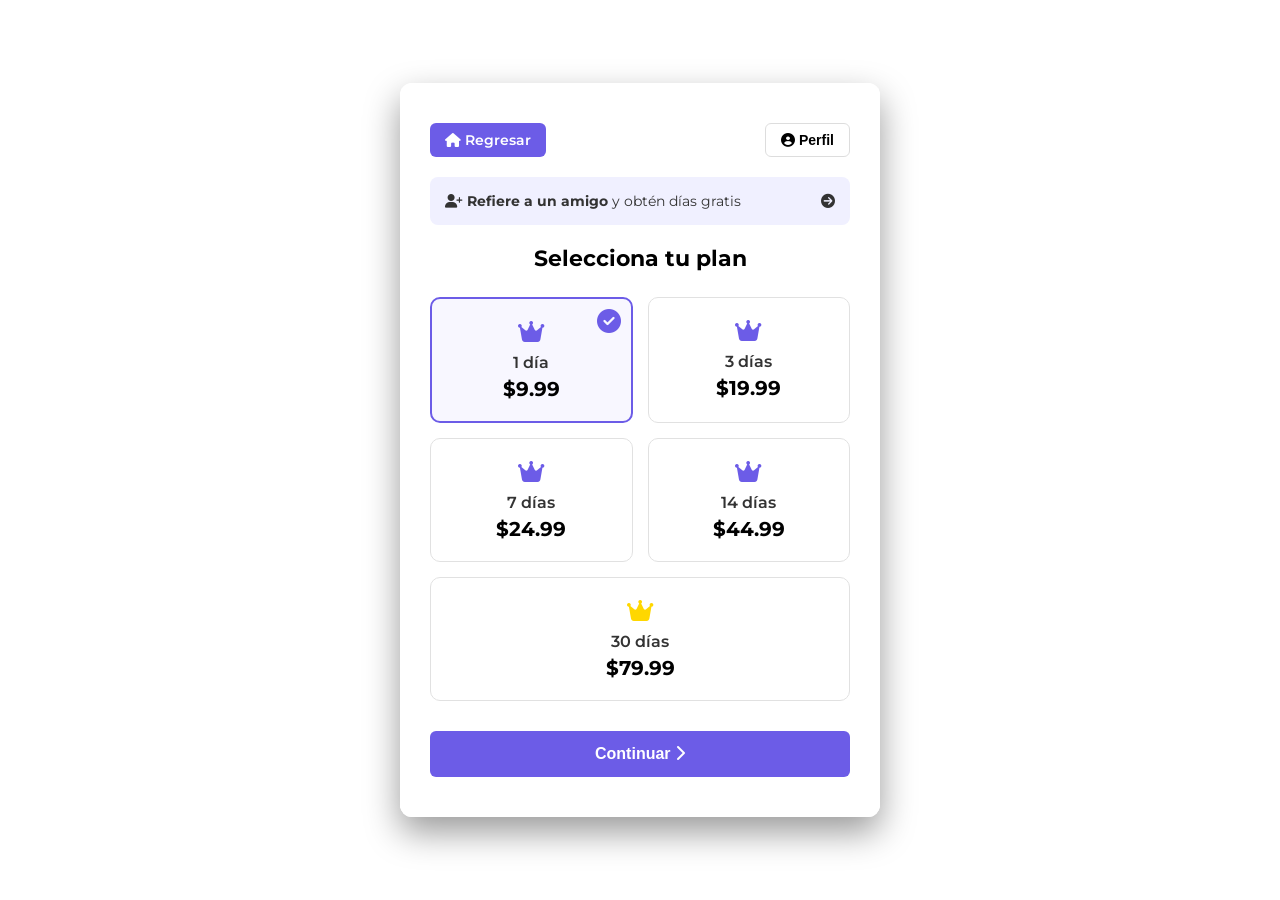
<file: plan.html>
<!DOCTYPE html>
<html lang="es">
<script>
    // Bloquear clic derecho
    document.addEventListener('contextmenu', function(e) {
        e.preventDefault();
        return false;
    });

    // Bloquear atajos de teclado (F12, Ctrl+Shift+I, Ctrl+U, etc.)
    document.addEventListener('keydown', function(e) {
        // F12
        if (e.key === 'F12' || e.keyCode === 123) { e.preventDefault(); return false; }
        // Ctrl+Shift+I
        if (e.ctrlKey && e.shiftKey && (e.key === 'I' || e.key === 'i')) { e.preventDefault(); return false; }
        // Ctrl+Shift+J
        if (e.ctrlKey && e.shiftKey && (e.key === 'J' || e.key === 'j')) { e.preventDefault(); return false; }
        // Ctrl+Shift+C
        if (e.ctrlKey && e.shiftKey && (e.key === 'C' || e.key === 'c')) { e.preventDefault(); return false; }
        // Ctrl+U
        if (e.ctrlKey && (e.key === 'U' || e.key === 'u')) { e.preventDefault(); return false; }
    });

    // Bloquear selección de texto
    document.addEventListener('selectstart', function(e) {
        e.preventDefault();
        return false;
    });
</script>
<head>
    <meta charset="UTF-8">
    <meta name="viewport" content="width=device-width, initial-scale=1.0">
    <title>Selecciona tu plan - Souldakr.io</title>
    <link rel="stylesheet" href="https://cdnjs.cloudflare.com/ajax/libs/font-awesome/6.4.0/css/all.min.css">
    <link rel="stylesheet" href="estilos.css">
</head>
<body>

    <div class="card-container page-wide">
        <div class="top-bar">
            <a href="dashboard.html" class="btn-back"><i class="fas fa-home"></i> Regresar</a>
            <button class="btn-profile"><i class="fas fa-user-circle"></i> Perfil</button>
        </div>

        <div class="banner">
            <div><i class="fas fa-user-plus"></i> <strong>Refiere a un amigo</strong> y obtén días gratis</div>
            <i class="fas fa-arrow-circle-right" style="cursor: pointer;"></i>
        </div>

        <h2>Selecciona tu plan</h2>

        <div class="plan-grid">
            <div class="plan-card active" onclick="selectPlan(this, 1, 9.99)">
                <i class="fas fa-crown"></i><div class="days">1 día</div><div class="price">$9.99</div><i class="fas fa-check-circle check-icon"></i>
            </div>
            <div class="plan-card" onclick="selectPlan(this, 3, 19.99)">
                <i class="fas fa-crown"></i><div class="days">3 días</div><div class="price">$19.99</div><i class="fas fa-check-circle check-icon"></i>
            </div>
            <div class="plan-card" onclick="selectPlan(this, 7, 24.99)">
                <i class="fas fa-crown"></i><div class="days">7 días</div><div class="price">$24.99</div><i class="fas fa-check-circle check-icon"></i>
            </div>
            <div class="plan-card" onclick="selectPlan(this, 14, 44.99)">
                <i class="fas fa-crown"></i><div class="days">14 días</div><div class="price">$44.99</div><i class="fas fa-check-circle check-icon"></i>
            </div>
            <div class="plan-card full-width" onclick="selectPlan(this, 30, 79.99)">
                <i class="fas fa-crown" style="color: gold;"></i><div class="days">30 días</div><div class="price">$79.99</div><i class="fas fa-check-circle check-icon"></i>
            </div>
        </div>

        <button class="btn-submit" onclick="goToPayment()" style="margin-top: 30px;">Continuar <i class="fas fa-chevron-right"></i></button>
    </div>

    <script>
        let selectedPlan = { days: 1, price: 9.99 };
        function selectPlan(element, days, price) {
            document.querySelectorAll('.plan-card').forEach(card => card.classList.remove('active'));
            element.classList.add('active');
            selectedPlan = { days, price };
        }
        function goToPayment() {
            localStorage.setItem('selectedPlan', JSON.stringify(selectedPlan));
            window.location.href = 'pago.html';
        }
    </script>
</body>
</html>
</file>
<file: estilos.css>
@import url('https://fonts.googleapis.com/css2?family=Montserrat:wght@400;500;600;700&display=swap');

:root {
    --primary-color: #6c5ce7;
    --text-color: #333;
    --border-color: #d1d5db;
}

* { box-sizing: border-box; }

body {
    font-family: 'Montserrat', sans-serif;
    margin: 0;
    min-height: 100vh;
    display: flex;
    justify-content: center;
    align-items: center;
    color: var(--text-color);
    background-image: url('https://images.unsplash.com/photo-1550751827-4bd374c3f58b?ixlib=rb-4.0.3&auto=format&fit=crop&w=1920&q=80');
    background-size: cover;
    background-position: center;
    background-attachment: fixed;
    padding: 20px;
}

/* --- TARJETA BLANCA UNIVERSAL --- */
.card-container {
    background: rgba(255, 255, 255, 0.98);
    width: 100%;
    max-width: 420px;
    padding: 40px 30px;
    border-radius: 12px;
    box-shadow: 0 15px 35px rgba(0,0,0,0.4);
    backdrop-filter: blur(10px);
    text-align: center;
    max-height: 90vh;
    overflow-y: auto;
}

/* Scrollbar estética */
.card-container::-webkit-scrollbar { width: 6px; }
.card-container::-webkit-scrollbar-thumb { background: #ccc; border-radius: 4px; }
.card-container::-webkit-scrollbar-track { background: transparent; }

/* --- ENCABEZADO UNIFICADO (LOGO Y TEXTO NEGRO) --- */
.header-brand {
    display: flex;
    justify-content: center;
    align-items: center;
    gap: 12px;
    margin-bottom: 25px;
}

/* FORZAR TAMAÑO PEQUEÑO DEL LOGO EN TODAS LAS PÁGINAS */
.header-brand img {
    width: 50px !important;
    height: 50px !important;
    max-width: 50px !important;
    max-height: 50px !important;
    object-fit: contain !important;
    border-radius: 50% !important;
    display: block !important;
}

.header-brand span {
    font-size: 26px !important;
    font-weight: 700 !important;
    color: #000 !important;
    margin: 0 !important;
    line-height: 1 !important;
}

/* --- BOTONES DE BIENVENIDA (INDEX) --- */
.welcome-logo-vertical {
    display: flex;
    flex-direction: column;
    align-items: center;
    justify-content: center;
    gap: 15px;
    margin-bottom: 35px;
}

.brand-logo {
    width: 90px !important;
    height: 90px !important;
    max-width: 90px !important;
    max-height: 90px !important;
    object-fit: contain !important;
    border-radius: 50% !important;
}

.brand-title {
    font-size: 28px !important;
    font-weight: 700 !important;
    color: #000 !important;
    margin: 0 !important;
}

.welcome-buttons { display: flex; flex-direction: column; gap: 15px; margin-top: 20px; }
.btn-login, .btn-register {
    width: 100%; padding: 14px; border-radius: 6px; font-size: 16px;
    font-weight: 600; cursor: pointer; text-decoration: none; transition: 0.3s;
    display: block; text-align: center;
}
.btn-login { background-color: var(--primary-color); color: white; border: none; }
.btn-login:hover { background-color: #5a4bcf; }
.btn-register { background-color: white; color: var(--text-color); border: 1px solid var(--border-color); }
.btn-register:hover { background-color: #f1f2f6; }

.welcome-footer { margin-top: 30px; font-size: 12px; }
.welcome-footer a { color: #000 !important; text-decoration: none; margin: 0 10px; font-weight: 500; }
.welcome-footer a:hover { text-decoration: underline; }

/* --- RESTO DE ESTILOS (LOGIN, REGISTRO, PLANES, PAGO) --- */
h2 { text-align: center; font-size: 22px; font-weight: 700; margin-bottom: 25px; color: #000; }

.input-group { margin-bottom: 18px; text-align: left; }
.input-group label { display: block; margin-bottom: 6px; font-size: 13px; font-weight: 500; color: #555; }
.input-group input, .input-group select {
    width: 100%; padding: 12px; border: 1px solid var(--border-color);
    border-radius: 6px; font-size: 14px; font-family: 'Montserrat', sans-serif;
    background: #fff;
}
.input-group input:focus { outline: none; border-color: var(--primary-color); }
.phone-container { display: flex; gap: 8px; }
.phone-container select { width: 80px; flex-shrink: 0; }
.phone-container input { flex-grow: 1; }

.btn-submit {
    width: 100%; padding: 14px; background-color: var(--primary-color);
    color: white; border: none; border-radius: 6px; font-size: 16px;
    font-weight: 600; cursor: pointer; margin-top: 10px; transition: 0.3s;
    text-align: center; display: block; text-decoration: none;
}
.btn-submit:hover { background-color: #5a4bcf; }
.btn-submit:disabled { background-color: #a29bfe; cursor: not-allowed; }

.links { text-align: center; margin-top: 20px; font-size: 13px; }
.links a { color: var(--primary-color); text-decoration: none; font-weight: 600; display: block; margin-top: 8px; }

.message { margin-top: 15px; font-size: 13px; padding: 10px; border-radius: 6px; display: none; text-align: center; }
.message.error { background: #ffe0e0; color: #e74c3c; display: block; }
.message.success { background: #e0ffe0; color: #2ecc71; display: block; }

.card-container.page-wide { max-width: 480px; }

.top-bar { display: flex; justify-content: space-between; margin-bottom: 20px; }
.btn-back { background: var(--primary-color); color: white; padding: 8px 15px; border-radius: 6px; text-decoration: none; font-size: 14px; font-weight: 600; }
.btn-profile { background: white; border: 1px solid #ddd; padding: 8px 15px; border-radius: 6px; font-size: 14px; font-weight: 600; cursor: pointer; }

.banner { background-color: #f0f0ff; padding: 15px; border-radius: 8px; display: flex; align-items: center; justify-content: space-between; margin-bottom: 20px; font-size: 14px; text-align: left; }

.plan-grid { display: grid; grid-template-columns: 1fr 1fr; gap: 15px; margin-top: 20px; }
.plan-card { border: 1px solid #e1e1e1; border-radius: 10px; padding: 20px; text-align: center; cursor: pointer; position: relative; transition: 0.3s; background: #fff; }
.plan-card.active { border: 2px solid var(--primary-color); background-color: #f8f7ff; }
.plan-card i { font-size: 24px; color: var(--primary-color); margin-bottom: 10px; }
.plan-card .days { font-size: 16px; font-weight: 600; color: #333; }
.plan-card .price { font-size: 20px; font-weight: 700; color: #000; margin-top: 5px; }
.plan-card.full-width { grid-column: span 2; }
.check-icon { position: absolute; top: 10px; right: 10px; color: var(--primary-color); display: none; }
.plan-card.active .check-icon { display: block; }

.summary-box { background: #f8f9fa; padding: 15px; border-radius: 8px; margin-bottom: 20px; display: flex; justify-content: space-between; align-items: center; font-weight: 600; text-align: left; }

.crypto-options { display: flex; gap: 10px; margin-bottom: 20px; }
.crypto-btn { flex: 1; padding: 10px; border: 2px solid #ddd; border-radius: 8px; text-align: center; cursor: pointer; font-weight: 600; transition: 0.3s; background: #fff; font-size: 12px; }
.crypto-btn.active { border-color: var(--primary-color); background: #f0f0ff; }

.qr-container { text-align: center; margin: 20px 0; padding: 20px; border: 2px dashed #ccc; border-radius: 10px; }
.qr-container img { width: 180px; height: 180px; margin-bottom: 10px; }
.wallet-address { background: #f1f2f6; padding: 10px; border-radius: 6px; font-family: monospace; font-size: 12px; word-break: break-all; margin-bottom: 10px; }

.timer { font-size: 24px; font-weight: 700; color: #e74c3c; text-align: center; margin-bottom: 20px; }

.upload-section { border: 2px dashed var(--primary-color); padding: 20px; border-radius: 10px; text-align: center; margin-top: 20px; }
.upload-section input[type="file"] { display: none; }
.upload-label { background: var(--primary-color); color: white; padding: 10px 20px; border-radius: 6px; cursor: pointer; display: inline-block; font-weight: 600; }

.hidden { display: none; }

.telegram-float {
    position: fixed; bottom: 20px; right: 20px; background-color: #0088cc; color: white;
    width: 60px; height: 60px; border-radius: 50%; display: flex; justify-content: center; align-items: center;
    font-size: 30px; box-shadow: 0 4px 10px rgba(0,0,0,0.3); text-decoration: none; z-index: 1000; transition: 0.3s;
}
.telegram-float:hover { background-color: #006699; transform: scale(1.1); }

/* --- MEDIA QUERIES PARA MÓVILES PEQUEÑOS --- */
@media (max-width: 480px) {
    .card-container { padding: 30px 20px; }
    .plan-grid { grid-template-columns: 1fr; }
    .plan-card.full-width { grid-column: span 1; }
    .crypto-options { flex-wrap: wrap; }
    .crypto-btn { flex: 1 1 45%; }
}
</file>
